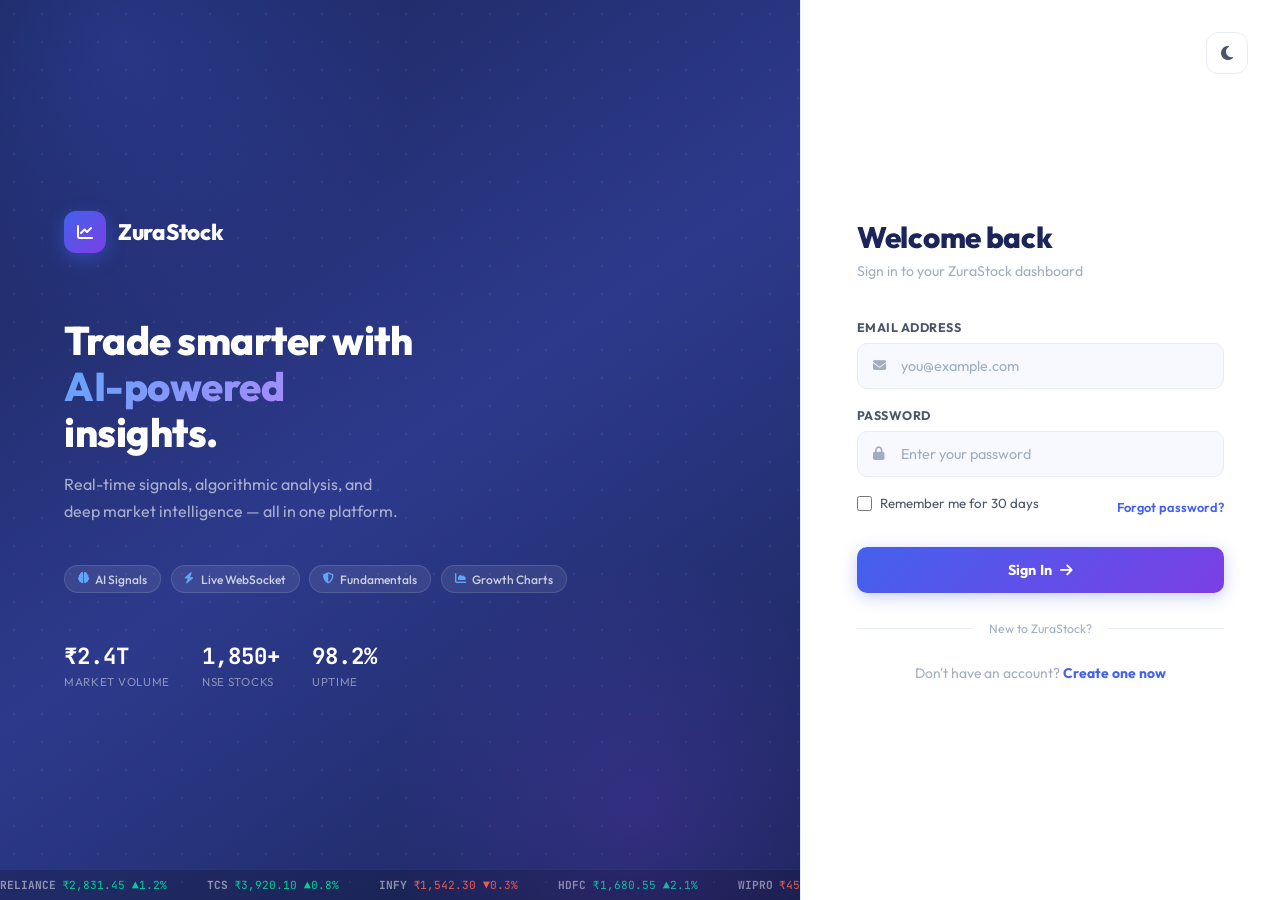
<file: login.html>
<!DOCTYPE html>
<html lang="en">

<head>
  <meta charset="UTF-8">
  <meta name="viewport" content="width=device-width, initial-scale=1.0">
  <title>Login — ZuraStock</title>
  <link
    href="https://fonts.googleapis.com/css2?family=Outfit:wght@300;400;500;600;700;800&family=JetBrains+Mono:wght@400;500;700&display=swap"
    rel="stylesheet">
  <link rel="stylesheet" href="https://cdnjs.cloudflare.com/ajax/libs/font-awesome/6.4.0/css/all.min.css">
  <style>
    *,
    *::before,
    *::after {
      box-sizing: border-box;
      margin: 0;
      padding: 0;
    }

    :root {
      --bg: #f0f2f8;
      --surface: #ffffff;
      --surface-2: #f8f9fe;
      --border: #e8ecf4;
      --accent: #4361ee;
      --accent-2: #7B3FE4;
      --accent-dim: rgba(67, 97, 238, 0.1);
      --text: #1b2559;
      --text-2: #4a5568;
      --muted: #a0aec0;
      --green: #05cd99;
      --red: #ee5d50;
    }

    :root.dark-theme {
      --bg: #0b1130;
      --surface: #111c44;
      --surface-2: #1b254b;
      --border: #1b2559;
      --text: #ffffff;
      --text-2: #a0aec0;
      --muted: #718096;
      --accent-dim: rgba(67, 97, 238, 0.2);
    }

    body {
      font-family: 'Outfit', sans-serif;
      background: var(--bg);
      color: var(--text);
      min-height: 100vh;
      display: flex;
    }

    /* ─── LEFT PANEL ─── */
    .left-panel {
      flex: 1;
      background: linear-gradient(145deg, #1b2559 0%, #2d3a8c 50%, #1b2559 100%);
      display: flex;
      flex-direction: column;
      justify-content: center;
      padding: 4rem;
      position: relative;
      overflow: hidden;
    }

    .left-panel::before {
      content: '';
      position: absolute;
      top: -30%;
      left: -20%;
      width: 70%;
      height: 70%;
      background: radial-gradient(circle, rgba(67, 97, 238, 0.25) 0%, transparent 70%);
      pointer-events: none;
    }

    .left-panel::after {
      content: '';
      position: absolute;
      bottom: -20%;
      right: -10%;
      width: 60%;
      height: 60%;
      background: radial-gradient(circle, rgba(123, 63, 228, 0.2) 0%, transparent 70%);
      pointer-events: none;
    }

    /* Decorative grid dots */
    .grid-deco {
      position: absolute;
      inset: 0;
      background-image: radial-gradient(circle, rgba(255, 255, 255, 0.06) 1px, transparent 1px);
      background-size: 28px 28px;
      pointer-events: none;
    }

    .brand {
      display: flex;
      align-items: center;
      gap: 0.75rem;
      margin-bottom: 4rem;
      position: relative;
      z-index: 1;
    }

    .brand-icon {
      width: 42px;
      height: 42px;
      border-radius: 12px;
      background: linear-gradient(135deg, var(--accent), var(--accent-2));
      display: flex;
      align-items: center;
      justify-content: center;
      color: #fff;
      font-size: 1rem;
      box-shadow: 0 6px 18px rgba(67, 97, 238, 0.45);
    }

    .brand-name {
      font-size: 1.4rem;
      font-weight: 800;
      color: #fff;
      letter-spacing: -0.3px;
    }

    .hero-text {
      position: relative;
      z-index: 1;
    }

    .hero-text h2 {
      font-size: 2.5rem;
      font-weight: 800;
      line-height: 1.15;
      letter-spacing: -0.5px;
      color: #fff;
      margin-bottom: 1rem;
    }

    .hero-text h2 span {
      background: linear-gradient(135deg, #60a5fa, #a78bfa);
      -webkit-background-clip: text;
      -webkit-text-fill-color: transparent;
      background-clip: text;
    }

    .hero-text p {
      color: rgba(255, 255, 255, 0.6);
      font-size: 1rem;
      line-height: 1.7;
      max-width: 340px;
    }

    .stat-row {
      display: flex;
      gap: 2rem;
      margin-top: 3rem;
      position: relative;
      z-index: 1;
    }

    .stat {
      display: flex;
      flex-direction: column;
      gap: 0.2rem;
    }

    .stat-val {
      font-family: 'JetBrains Mono', monospace;
      font-size: 1.4rem;
      font-weight: 700;
      color: #fff;
    }

    .stat-label {
      font-size: 0.72rem;
      color: rgba(255, 255, 255, 0.45);
      text-transform: uppercase;
      letter-spacing: 0.06em;
    }

    /* Feature tags */
    .feature-tags {
      display: flex;
      flex-wrap: wrap;
      gap: 0.6rem;
      margin-top: 2.5rem;
      position: relative;
      z-index: 1;
    }

    .feature-tag {
      display: flex;
      align-items: center;
      gap: 0.4rem;
      padding: 0.35rem 0.8rem;
      background: rgba(255, 255, 255, 0.08);
      border: 1px solid rgba(255, 255, 255, 0.12);
      border-radius: 20px;
      font-size: 0.75rem;
      color: rgba(255, 255, 255, 0.75);
      font-weight: 500;
    }

    .feature-tag i {
      color: #60a5fa;
      font-size: 0.7rem;
    }

    /* Ticker */
    .ticker-strip {
      position: absolute;
      bottom: 0;
      left: 0;
      right: 0;
      background: rgba(0, 0, 0, 0.2);
      border-top: 1px solid rgba(255, 255, 255, 0.06);
      padding: 0.5rem 0;
      overflow: hidden;
    }

    .ticker-inner {
      display: flex;
      gap: 2.5rem;
      animation: scroll-ticker 20s linear infinite;
      white-space: nowrap;
    }

    @keyframes scroll-ticker {
      0% {
        transform: translateX(0)
      }

      100% {
        transform: translateX(-50%)
      }
    }

    .tick-item {
      display: flex;
      align-items: center;
      gap: 0.4rem;
      font-family: 'JetBrains Mono', monospace;
      font-size: 0.7rem;
    }

    .tick-sym {
      color: rgba(255, 255, 255, 0.5);
      font-weight: 700;
    }

    .tick-up {
      color: var(--green);
    }

    .tick-dn {
      color: var(--red);
    }

    /* ─── RIGHT PANEL ─── */
    .right-panel {
      width: 480px;
      min-height: 100vh;
      background: var(--surface);
      border-left: 1px solid var(--border);
      display: flex;
      flex-direction: column;
      justify-content: center;
      padding: 3.5rem;
      box-shadow: -8px 0 32px rgba(27, 37, 89, 0.06);
    }

    .form-header {
      margin-bottom: 2.5rem;
    }

    .form-header h1 {
      font-size: 1.85rem;
      font-weight: 800;
      color: var(--text);
      letter-spacing: -0.3px;
      margin-bottom: 0.4rem;
    }

    .form-header p {
      color: var(--muted);
      font-size: 0.88rem;
    }

    .form-group {
      margin-bottom: 1.15rem;
    }

    label {
      display: block;
      font-size: 0.78rem;
      font-weight: 700;
      color: var(--text-2);
      margin-bottom: 0.5rem;
      text-transform: uppercase;
      letter-spacing: 0.04em;
    }

    .input-wrap {
      position: relative;
    }

    .input-wrap i {
      position: absolute;
      left: 1rem;
      top: 50%;
      transform: translateY(-50%);
      color: var(--muted);
      font-size: 0.82rem;
      transition: color 0.2s;
      pointer-events: none;
    }

    input[type="email"],
    input[type="password"],
    input[type="text"] {
      width: 100%;
      padding: 0.82rem 1rem 0.82rem 2.7rem;
      background: var(--surface-2);
      border: 1.5px solid var(--border);
      border-radius: 10px;
      color: var(--text);
      font-family: 'Outfit', sans-serif;
      font-size: 0.9rem;
      transition: all 0.2s;
      outline: none;
    }

    input:focus {
      border-color: var(--accent);
      background: #fff;
      box-shadow: 0 0 0 3px rgba(67, 97, 238, 0.1);
    }

    .input-wrap:focus-within i {
      color: var(--accent);
    }

    input::placeholder {
      color: var(--muted);
    }

    .remember-row {
      display: flex;
      align-items: center;
      justify-content: space-between;
      margin-bottom: 1.75rem;
      margin-top: 0.3rem;
    }

    .remember-row label {
      display: flex;
      align-items: center;
      gap: 0.5rem;
      font-size: 0.83rem;
      color: var(--text-2);
      text-transform: none;
      letter-spacing: 0;
      cursor: pointer;
      font-weight: 400;
    }

    input[type="checkbox"] {
      width: 15px;
      height: 15px;
      accent-color: var(--accent);
      cursor: pointer;
    }

    .forgot {
      font-size: 0.8rem;
      color: var(--accent);
      text-decoration: none;
      font-weight: 600;
      transition: opacity 0.2s;
    }

    .forgot:hover {
      opacity: 0.7;
    }

    .btn-primary {
      width: 100%;
      padding: 0.88rem;
      background: linear-gradient(135deg, var(--accent), var(--accent-2));
      color: #fff;
      border: none;
      border-radius: 10px;
      font-family: 'Outfit', sans-serif;
      font-size: 0.9rem;
      font-weight: 700;
      cursor: pointer;
      transition: all 0.25s;
      display: flex;
      align-items: center;
      justify-content: center;
      gap: 0.5rem;
      letter-spacing: 0.01em;
      box-shadow: 0 4px 16px rgba(67, 97, 238, 0.3);
    }

    .btn-primary:hover {
      transform: translateY(-1px);
      box-shadow: 0 8px 24px rgba(67, 97, 238, 0.4);
      filter: brightness(1.05);
    }

    .btn-primary:active {
      transform: translateY(0);
    }

    .divider {
      display: flex;
      align-items: center;
      gap: 1rem;
      margin: 1.75rem 0;
    }

    .divider::before,
    .divider::after {
      content: '';
      flex: 1;
      height: 1px;
      background: var(--border);
    }

    .divider span {
      font-size: 0.76rem;
      color: var(--muted);
      white-space: nowrap;
    }

    .footer-link {
      text-align: center;
      font-size: 0.87rem;
      color: var(--muted);
    }

    .footer-link a {
      color: var(--accent);
      font-weight: 700;
      text-decoration: none;
    }

    .footer-link a:hover {
      text-decoration: underline;
    }

    @media (max-width: 900px) {
      .left-panel {
        display: none;
      }

      .right-panel {
        width: 100%;
        padding: 2rem 1.5rem;
      }
    }

    /* ─── PREMIUM LOADING OVERLAY ─── */
    .loading-overlay {
      position: fixed;
      inset: 0;
      background: var(--bg);
      display: none;
      flex-direction: column;
      align-items: center;
      justify-content: center;
      z-index: 9999;
      gap: 1.5rem;
      transition: opacity 0.4s ease, visibility 0.4s ease;
    }

    .loading-overlay.active {
      display: flex;
      animation: loginFadeIn 0.3s forwards;
    }

    .loading-spinner-wrap {
      position: relative;
      width: 80px;
      height: 80px;
    }

    .spinner-outer {
      position: absolute;
      inset: 0;
      border: 4px solid var(--accent-dim);
      border-top-color: var(--accent);
      border-radius: 50%;
      animation: spin 1s linear infinite;
    }

    .spinner-inner {
      position: absolute;
      inset: 15px;
      border: 4px solid var(--accent-dim);
      border-bottom-color: var(--accent-2);
      border-radius: 50%;
      animation: spin-reverse 1.5s linear infinite;
    }

    .loading-logo {
      position: absolute;
      inset: 22px;
      display: flex;
      align-items: center;
      justify-content: center;
      color: var(--accent);
      font-size: 1.2rem;
      animation: pulse 2s ease-in-out infinite;
    }

    .loading-text-wrap {
      text-align: center;
    }

    .loading-title {
      font-size: 1.1rem;
      font-weight: 800;
      color: var(--text);
      margin-bottom: 0.4rem;
      letter-spacing: -0.2px;
    }

    .loading-subtitle {
      font-size: 0.82rem;
      color: var(--muted);
      font-weight: 500;
    }

    @keyframes spin {
      to {
        transform: rotate(360deg);
      }
    }

    @keyframes spin-reverse {
      to {
        transform: rotate(-360deg);
      }
    }

    @keyframes loginFadeIn {
      from {
        opacity: 0;
      }

      to {
        opacity: 1;
      }
    }

    @keyframes pulse {

      0%,
      100% {
        opacity: 0.6;
        transform: scale(0.95);
      }

      50% {
        opacity: 1;
        transform: scale(1.05);
      }
    }

    .floating-theme-toggle {
      position: fixed;
      top: 2rem;
      right: 2rem;
      width: 42px;
      height: 42px;
      background: var(--surface);
      border: 1.5px solid var(--border);
      border-radius: 12px;
      display: flex;
      align-items: center;
      justify-content: center;
      color: var(--text-2);
      cursor: pointer;
      z-index: 1000;
      box-shadow: var(--shadow-sm);
      transition: all 0.2s;
    }

    .floating-theme-toggle:hover {
      border-color: var(--accent);
      color: var(--accent);
      transform: translateY(-2px);
    }
  </style>
</head>

<body>
  <!-- Floating Theme Toggle -->
  <div class="floating-theme-toggle" id="themeToggle">
    <i class="fas fa-moon"></i>
  </div>

  <!-- Loading Overlay -->
  <div id="globalLoader" class="loading-overlay">
    <div class="loading-spinner-wrap">
      <div class="spinner-outer"></div>
      <div class="spinner-inner"></div>
      <div class="loading-logo"><i class="fas fa-chart-line"></i></div>
    </div>
    <div class="loading-text-wrap">
      <div class="loading-title">ZuraStock</div>
      <div class="loading-subtitle">Securing your session...</div>
    </div>
  </div>

  <!-- LEFT PANEL -->
  <div class="left-panel">
    <div class="grid-deco"></div>

    <div class="brand">
      <div class="brand-icon"><i class="fas fa-chart-line"></i></div>
      <span class="brand-name">ZuraStock</span>
    </div>

    <div class="hero-text">
      <h2>Trade smarter with<br><span>AI-powered</span><br>insights.</h2>
      <p>Real-time signals, algorithmic analysis, and deep market intelligence — all in one platform.</p>
    </div>

    <div class="feature-tags">
      <div class="feature-tag"><i class="fas fa-brain"></i> AI Signals</div>
      <div class="feature-tag"><i class="fas fa-bolt"></i> Live WebSocket</div>
      <div class="feature-tag"><i class="fas fa-shield-halved"></i> Fundamentals</div>
      <div class="feature-tag"><i class="fas fa-chart-area"></i> Growth Charts</div>
    </div>

    <div class="stat-row">
      <div class="stat">
        <span class="stat-val">₹2.4T</span>
        <span class="stat-label">Market Volume</span>
      </div>
      <div class="stat">
        <span class="stat-val">1,850+</span>
        <span class="stat-label">NSE Stocks</span>
      </div>
      <div class="stat">
        <span class="stat-val">98.2%</span>
        <span class="stat-label">Uptime</span>
      </div>
    </div>

    <div class="ticker-strip">
      <div class="ticker-inner">
        <span class="tick-item"><span class="tick-sym">RELIANCE</span><span class="tick-up">₹2,831.45
            ▲1.2%</span></span>
        <span class="tick-item"><span class="tick-sym">TCS</span><span class="tick-up">₹3,920.10 ▲0.8%</span></span>
        <span class="tick-item"><span class="tick-sym">INFY</span><span class="tick-dn">₹1,542.30 ▼0.3%</span></span>
        <span class="tick-item"><span class="tick-sym">HDFC</span><span class="tick-up">₹1,680.55 ▲2.1%</span></span>
        <span class="tick-item"><span class="tick-sym">WIPRO</span><span class="tick-dn">₹456.80 ▼1.1%</span></span>
        <span class="tick-item"><span class="tick-sym">BAJFINANCE</span><span class="tick-up">₹6,810.00
            ▲0.5%</span></span>
        <span class="tick-item"><span class="tick-sym">RELIANCE</span><span class="tick-up">₹2,831.45
            ▲1.2%</span></span>
        <span class="tick-item"><span class="tick-sym">TCS</span><span class="tick-up">₹3,920.10 ▲0.8%</span></span>
        <span class="tick-item"><span class="tick-sym">INFY</span><span class="tick-dn">₹1,542.30 ▼0.3%</span></span>
        <span class="tick-item"><span class="tick-sym">HDFC</span><span class="tick-up">₹1,680.55 ▲2.1%</span></span>
        <span class="tick-item"><span class="tick-sym">WIPRO</span><span class="tick-dn">₹456.80 ▼1.1%</span></span>
        <span class="tick-item"><span class="tick-sym">BAJFINANCE</span><span class="tick-up">₹6,810.00
            ▲0.5%</span></span>
      </div>
    </div>
  </div>

  <!-- RIGHT PANEL -->
  <div class="right-panel">
    <div class="form-header">
      <h1>Welcome back </h1>
      <p>Sign in to your ZuraStock dashboard</p>
    </div>

    <form action="index.html" method="GET" onsubmit="event.preventDefault(); handleLogin();">
      <div class="form-group">
        <label for="email">Email Address</label>
        <div class="input-wrap">
          <input type="email" id="email" placeholder="you@example.com" required>
          <i class="fas fa-envelope"></i>
        </div>
      </div>

      <div class="form-group">
        <label for="password">Password</label>
        <div class="input-wrap">
          <input type="password" id="password" placeholder="Enter your password" required>
          <i class="fas fa-lock"></i>
        </div>
      </div>

      <div class="remember-row">
        <label>
          <input type="checkbox" id="remember">
          Remember me for 30 days
        </label>
        <a href="#" class="forgot">Forgot password?</a>
      </div>

      <button type="submit" class="btn-primary">
        Sign In <i class="fas fa-arrow-right"></i>
      </button>
    </form>

    <div class="divider"><span>New to ZuraStock?</span></div>

    <div class="footer-link">
      Don't have an account? <a href="register.html">Create one now</a>
    </div>
  </div>

  <script>
    function handleLogin() {
      const emailEl = document.getElementById('email');
      const pwdEl = document.getElementById('password');

      if (!emailEl.value || !pwdEl.value) {
        alert('Please enter your email and password.');
        return;
      }

      const email = emailEl.value;
      const pwd = pwdEl.value;
      let name = '';

      const users = JSON.parse(localStorage.getItem('registeredUsers') || '{}');

      if (users[email]) {
        if (users[email].password !== pwd) {
          alert('Incorrect password.');
          return;
        }
        name = users[email].name;
      } else {
        // Fallback for demo accounts
        name = email.split('@')[0];
        name = name.replace(/[^a-zA-Z0-9]/g, ' ').split(' ').map(w => w.charAt(0).toUpperCase() + w.slice(1)).join(' ');
      }

      localStorage.setItem('currentUser', JSON.stringify({ name, email }));

      showGlobalLoading('Syncing Profile', 'Taking you to your dashboard...');
      setTimeout(() => {
        window.location.href = 'index.html';
      }, 800);
    }
  </script>
  <script src="js/main.js"></script>
</body>

</html>
</file>
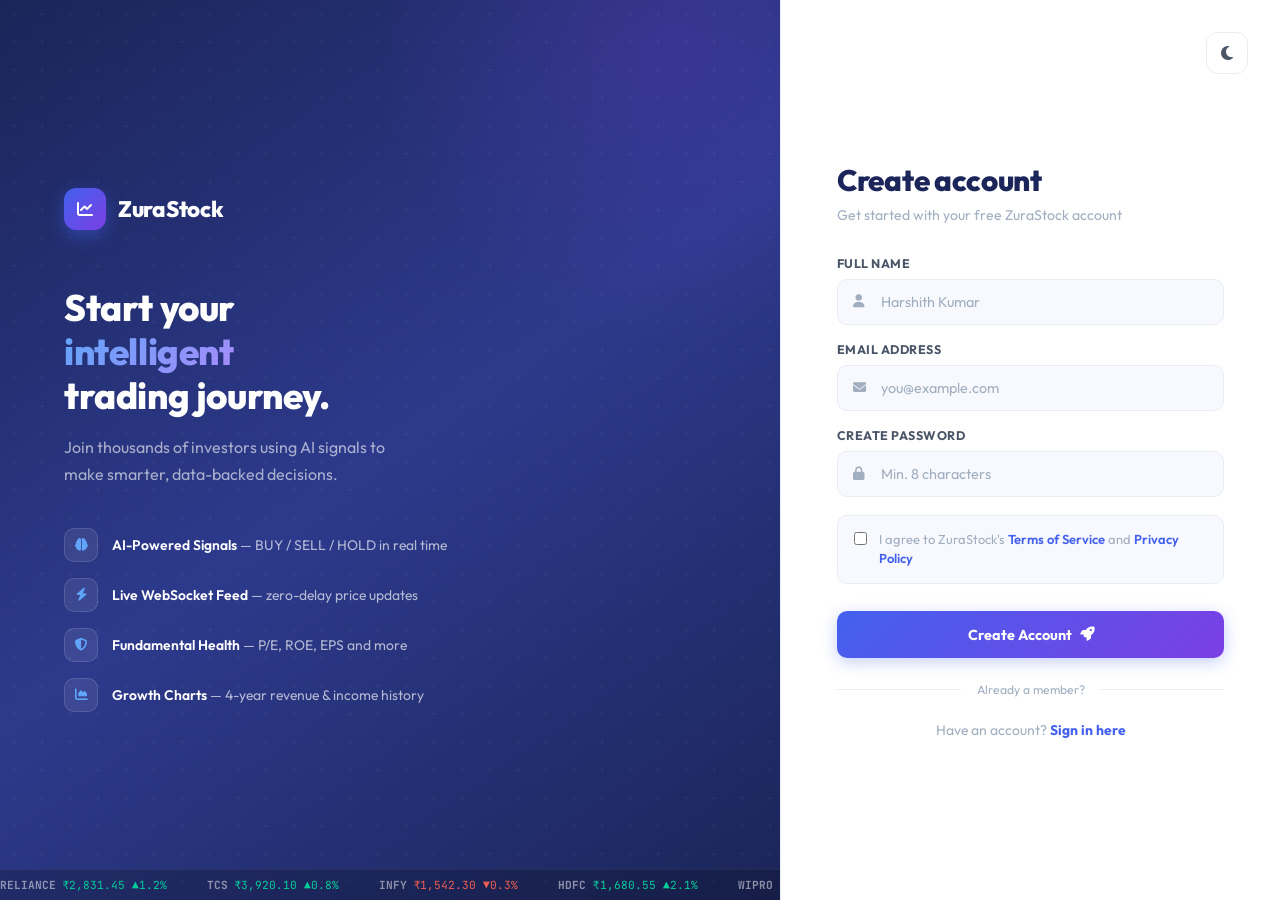
<file: register.html>
<!DOCTYPE html>
<html lang="en">

<head>
  <meta charset="UTF-8">
  <meta name="viewport" content="width=device-width, initial-scale=1.0">
  <title>Create Account — ZuraStock</title>
  <link
    href="https://fonts.googleapis.com/css2?family=Outfit:wght@300;400;500;600;700;800&family=JetBrains+Mono:wght@400;500;700&display=swap"
    rel="stylesheet">
  <link rel="stylesheet" href="https://cdnjs.cloudflare.com/ajax/libs/font-awesome/6.4.0/css/all.min.css">
  <style>
    *,
    *::before,
    *::after {
      box-sizing: border-box;
      margin: 0;
      padding: 0;
    }

    :root {
      --bg: #f0f2f8;
      --surface: #ffffff;
      --surface-2: #f8f9fe;
      --border: #e8ecf4;
      --accent: #4361ee;
      --accent-2: #7B3FE4;
      --accent-dim: rgba(67, 97, 238, 0.1);
      --text: #1b2559;
      --text-2: #4a5568;
      --muted: #a0aec0;
      --green: #05cd99;
      --red: #ee5d50;
    }

    :root.dark-theme {
      --bg: #0b1130;
      --surface: #111c44;
      --surface-2: #1b254b;
      --border: #1b2559;
      --text: #ffffff;
      --text-2: #a0aec0;
      --muted: #718096;
      --accent-dim: rgba(67, 97, 238, 0.2);
    }

    body {
      font-family: 'Outfit', sans-serif;
      background: var(--bg);
      color: var(--text);
      min-height: 100vh;
      display: flex;
    }

    /* ─── LEFT PANEL ─── */
    .left-panel {
      flex: 1;
      background: linear-gradient(145deg, #1b2559 0%, #2d3a8c 50%, #1b2559 100%);
      display: flex;
      flex-direction: column;
      justify-content: center;
      padding: 4rem;
      position: relative;
      overflow: hidden;
    }

    .left-panel::before {
      content: '';
      position: absolute;
      top: -30%;
      right: -20%;
      width: 70%;
      height: 70%;
      background: radial-gradient(circle, rgba(123, 63, 228, 0.2) 0%, transparent 70%);
      pointer-events: none;
    }

    .grid-deco {
      position: absolute;
      inset: 0;
      background-image: radial-gradient(circle, rgba(255, 255, 255, 0.06) 1px, transparent 1px);
      background-size: 28px 28px;
      pointer-events: none;
    }

    .brand {
      display: flex;
      align-items: center;
      gap: 0.75rem;
      margin-bottom: 3.5rem;
      position: relative;
      z-index: 1;
    }

    .brand-icon {
      width: 42px;
      height: 42px;
      border-radius: 12px;
      background: linear-gradient(135deg, var(--accent), var(--accent-2));
      display: flex;
      align-items: center;
      justify-content: center;
      color: #fff;
      font-size: 1rem;
      box-shadow: 0 6px 18px rgba(67, 97, 238, 0.45);
    }

    .brand-name {
      font-size: 1.4rem;
      font-weight: 800;
      color: #fff;
      letter-spacing: -0.3px;
    }

    .hero-text {
      position: relative;
      z-index: 1;
    }

    .hero-text h2 {
      font-size: 2.3rem;
      font-weight: 800;
      line-height: 1.2;
      letter-spacing: -0.4px;
      color: #fff;
      margin-bottom: 1rem;
    }

    .hero-text h2 span {
      background: linear-gradient(135deg, #60a5fa, #a78bfa);
      -webkit-background-clip: text;
      -webkit-text-fill-color: transparent;
      background-clip: text;
    }

    .hero-text p {
      color: rgba(255, 255, 255, 0.6);
      font-size: 1rem;
      line-height: 1.7;
      max-width: 340px;
    }

    .feature-list {
      margin-top: 2.5rem;
      display: flex;
      flex-direction: column;
      gap: 1rem;
      position: relative;
      z-index: 1;
    }

    .feature-item {
      display: flex;
      align-items: center;
      gap: 0.85rem;
    }

    .feature-icon {
      width: 34px;
      height: 34px;
      border-radius: 10px;
      background: rgba(255, 255, 255, 0.08);
      border: 1px solid rgba(255, 255, 255, 0.12);
      display: flex;
      align-items: center;
      justify-content: center;
      color: #60a5fa;
      font-size: 0.8rem;
      flex-shrink: 0;
    }

    .feature-text {
      font-size: 0.87rem;
      color: rgba(255, 255, 255, 0.65);
    }

    .feature-text strong {
      color: #fff;
      font-weight: 600;
    }

    .ticker-strip {
      position: absolute;
      bottom: 0;
      left: 0;
      right: 0;
      background: rgba(0, 0, 0, 0.2);
      border-top: 1px solid rgba(255, 255, 255, 0.06);
      padding: 0.5rem 0;
      overflow: hidden;
    }

    .ticker-inner {
      display: flex;
      gap: 2.5rem;
      animation: scroll-ticker 20s linear infinite;
      white-space: nowrap;
    }

    @keyframes scroll-ticker {
      0% {
        transform: translateX(0)
      }

      100% {
        transform: translateX(-50%)
      }
    }

    .tick-item {
      display: flex;
      align-items: center;
      gap: 0.4rem;
      font-family: 'JetBrains Mono', monospace;
      font-size: 0.7rem;
    }

    .tick-sym {
      color: rgba(255, 255, 255, 0.5);
      font-weight: 700;
    }

    .tick-up {
      color: var(--green);
    }

    .tick-dn {
      color: var(--red);
    }

    /* ─── RIGHT PANEL ─── */
    .right-panel {
      width: 500px;
      min-height: 100vh;
      background: var(--surface);
      border-left: 1px solid var(--border);
      display: flex;
      flex-direction: column;
      justify-content: center;
      padding: 3.5rem;
      overflow-y: auto;
      box-shadow: -8px 0 32px rgba(27, 37, 89, 0.06);
    }

    .form-header {
      margin-bottom: 2rem;
    }

    .form-header h1 {
      font-size: 1.85rem;
      font-weight: 800;
      color: var(--text);
      letter-spacing: -0.3px;
      margin-bottom: 0.4rem;
    }

    .form-header p {
      color: var(--muted);
      font-size: 0.88rem;
    }

    .form-group {
      margin-bottom: 1.05rem;
    }

    label {
      display: block;
      font-size: 0.78rem;
      font-weight: 700;
      color: var(--text-2);
      margin-bottom: 0.5rem;
      text-transform: uppercase;
      letter-spacing: 0.04em;
    }

    .input-wrap {
      position: relative;
    }

    .input-wrap i {
      position: absolute;
      left: 1rem;
      top: 50%;
      transform: translateY(-50%);
      color: var(--muted);
      font-size: 0.82rem;
      transition: color 0.2s;
      pointer-events: none;
    }

    input[type="email"],
    input[type="password"],
    input[type="text"] {
      width: 100%;
      padding: 0.82rem 1rem 0.82rem 2.7rem;
      background: var(--surface-2);
      border: 1.5px solid var(--border);
      border-radius: 10px;
      color: var(--text);
      font-family: 'Outfit', sans-serif;
      font-size: 0.9rem;
      transition: all 0.2s;
      outline: none;
    }

    input:focus {
      border-color: var(--accent);
      background: #fff;
      box-shadow: 0 0 0 3px rgba(67, 97, 238, 0.1);
    }

    .input-wrap:focus-within i {
      color: var(--accent);
    }

    input::placeholder {
      color: var(--muted);
    }

    .terms {
      display: flex;
      align-items: flex-start;
      gap: 0.75rem;
      margin: 1.1rem 0 1.7rem;
      padding: 0.9rem 1rem;
      background: var(--surface-2);
      border: 1.5px solid var(--border);
      border-radius: 10px;
    }

    .terms input[type="checkbox"] {
      margin-top: 2px;
      accent-color: var(--accent);
      cursor: pointer;
      flex-shrink: 0;
    }

    .terms span {
      font-size: 0.81rem;
      color: var(--muted);
      line-height: 1.5;
    }

    .terms a {
      color: var(--accent);
      text-decoration: none;
      font-weight: 600;
    }

    .terms a:hover {
      text-decoration: underline;
    }

    .btn-primary {
      width: 100%;
      padding: 0.88rem;
      background: linear-gradient(135deg, var(--accent), var(--accent-2));
      color: #fff;
      border: none;
      border-radius: 10px;
      font-family: 'Outfit', sans-serif;
      font-size: 0.9rem;
      font-weight: 700;
      cursor: pointer;
      transition: all 0.25s;
      display: flex;
      align-items: center;
      justify-content: center;
      gap: 0.5rem;
      box-shadow: 0 4px 16px rgba(67, 97, 238, 0.3);
    }

    .btn-primary:hover {
      transform: translateY(-1px);
      box-shadow: 0 8px 24px rgba(67, 97, 238, 0.4);
      filter: brightness(1.05);
    }

    .divider {
      display: flex;
      align-items: center;
      gap: 1rem;
      margin: 1.5rem 0;
    }

    .divider::before,
    .divider::after {
      content: '';
      flex: 1;
      height: 1px;
      background: var(--border);
    }

    .divider span {
      font-size: 0.76rem;
      color: var(--muted);
    }

    .footer-link {
      text-align: center;
      font-size: 0.87rem;
      color: var(--muted);
    }

    .footer-link a {
      color: var(--accent);
      font-weight: 700;
      text-decoration: none;
    }

    .footer-link a:hover {
      text-decoration: underline;
    }

    @media (max-width: 900px) {
      .left-panel {
        display: none;
      }

      .right-panel {
        width: 100%;
        padding: 2rem 1.5rem;
      }
    }

    /* ─── PREMIUM LOADING OVERLAY ─── */
    .loading-overlay {
      position: fixed;
      inset: 0;
      background: var(--bg);
      display: none;
      flex-direction: column;
      align-items: center;
      justify-content: center;
      z-index: 9999;
      gap: 1.5rem;
      transition: opacity 0.4s ease, visibility 0.4s ease;
    }

    .loading-overlay.active {
      display: flex;
      animation: regFadeIn 0.3s forwards;
    }

    .loading-spinner-wrap {
      position: relative;
      width: 80px;
      height: 80px;
    }

    .spinner-outer {
      position: absolute;
      inset: 0;
      border: 4px solid var(--accent-dim);
      border-top-color: var(--accent);
      border-radius: 50%;
      animation: spin 1s linear infinite;
    }

    .spinner-inner {
      position: absolute;
      inset: 15px;
      border: 4px solid var(--accent-dim);
      border-bottom-color: var(--accent-2);
      border-radius: 50%;
      animation: spin-reverse 1.5s linear infinite;
    }

    .loading-logo {
      position: absolute;
      inset: 22px;
      display: flex;
      align-items: center;
      justify-content: center;
      color: var(--accent);
      font-size: 1.2rem;
      animation: pulse 2s ease-in-out infinite;
    }

    .loading-text-wrap {
      text-align: center;
    }

    .loading-title {
      font-size: 1.1rem;
      font-weight: 800;
      color: var(--text);
      margin-bottom: 0.4rem;
      letter-spacing: -0.2px;
    }

    .loading-subtitle {
      font-size: 0.82rem;
      color: var(--muted);
      font-weight: 500;
    }

    @keyframes spin {
      to {
        transform: rotate(360deg);
      }
    }

    @keyframes spin-reverse {
      to {
        transform: rotate(-360deg);
      }
    }

    @keyframes regFadeIn {
      from {
        opacity: 0;
      }

      to {
        opacity: 1;
      }
    }

    @keyframes pulse {

      0%,
      100% {
        opacity: 0.6;
        transform: scale(0.95);
      }

      50% {
        opacity: 1;
        transform: scale(1.05);
      }
    }

    .floating-theme-toggle {
      position: fixed;
      top: 2rem;
      right: 2rem;
      width: 42px;
      height: 42px;
      background: var(--surface);
      border: 1.5px solid var(--border);
      border-radius: 12px;
      display: flex;
      align-items: center;
      justify-content: center;
      color: var(--text-2);
      cursor: pointer;
      z-index: 1000;
      box-shadow: var(--shadow-sm);
      transition: all 0.2s;
    }

    .floating-theme-toggle:hover {
      border-color: var(--accent);
      color: var(--accent);
      transform: translateY(-2px);
    }
  </style>
</head>

<body>
  <!-- Floating Theme Toggle -->
  <div class="floating-theme-toggle" id="themeToggle">
    <i class="fas fa-moon"></i>
  </div>

  <!-- Loading Overlay -->
  <div id="globalLoader" class="loading-overlay">
    <div class="loading-spinner-wrap">
      <div class="spinner-outer"></div>
      <div class="spinner-inner"></div>
      <div class="loading-logo"><i class="fas fa-chart-line"></i></div>
    </div>
    <div class="loading-text-wrap">
      <div class="loading-title">ZuraStock</div>
      <div class="loading-subtitle">Creating your investment profile...</div>
    </div>
  </div>

  <!-- LEFT PANEL -->
  <div class="left-panel">
    <div class="grid-deco"></div>

    <div class="brand">
      <div class="brand-icon"><i class="fas fa-chart-line"></i></div>
      <span class="brand-name">ZuraStock</span>
    </div>

    <div class="hero-text">
      <h2>Start your<br><span>intelligent</span><br>trading journey.</h2>
      <p>Join thousands of investors using AI signals to make smarter, data-backed decisions.</p>
    </div>

    <div class="feature-list">
      <div class="feature-item">
        <div class="feature-icon"><i class="fas fa-brain"></i></div>
        <div class="feature-text"><strong>AI-Powered Signals</strong> — BUY / SELL / HOLD in real time</div>
      </div>
      <div class="feature-item">
        <div class="feature-icon"><i class="fas fa-bolt"></i></div>
        <div class="feature-text"><strong>Live WebSocket Feed</strong> — zero-delay price updates</div>
      </div>
      <div class="feature-item">
        <div class="feature-icon"><i class="fas fa-shield-halved"></i></div>
        <div class="feature-text"><strong>Fundamental Health</strong> — P/E, ROE, EPS and more</div>
      </div>
      <div class="feature-item">
        <div class="feature-icon"><i class="fas fa-chart-area"></i></div>
        <div class="feature-text"><strong>Growth Charts</strong> — 4-year revenue & income history</div>
      </div>
    </div>

    <div class="ticker-strip">
      <div class="ticker-inner">
        <span class="tick-item"><span class="tick-sym">RELIANCE</span><span class="tick-up">₹2,831.45
            ▲1.2%</span></span>
        <span class="tick-item"><span class="tick-sym">TCS</span><span class="tick-up">₹3,920.10 ▲0.8%</span></span>
        <span class="tick-item"><span class="tick-sym">INFY</span><span class="tick-dn">₹1,542.30 ▼0.3%</span></span>
        <span class="tick-item"><span class="tick-sym">HDFC</span><span class="tick-up">₹1,680.55 ▲2.1%</span></span>
        <span class="tick-item"><span class="tick-sym">WIPRO</span><span class="tick-dn">₹456.80 ▼1.1%</span></span>
        <span class="tick-item"><span class="tick-sym">BAJFINANCE</span><span class="tick-up">₹6,810.00
            ▲0.5%</span></span>
        <span class="tick-item"><span class="tick-sym">RELIANCE</span><span class="tick-up">₹2,831.45
            ▲1.2%</span></span>
        <span class="tick-item"><span class="tick-sym">TCS</span><span class="tick-up">₹3,920.10 ▲0.8%</span></span>
        <span class="tick-item"><span class="tick-sym">INFY</span><span class="tick-dn">₹1,542.30 ▼0.3%</span></span>
        <span class="tick-item"><span class="tick-sym">HDFC</span><span class="tick-up">₹1,680.55 ▲2.1%</span></span>
        <span class="tick-item"><span class="tick-sym">WIPRO</span><span class="tick-dn">₹456.80 ▼1.1%</span></span>
        <span class="tick-item"><span class="tick-sym">BAJFINANCE</span><span class="tick-up">₹6,810.00
            ▲0.5%</span></span>
      </div>
    </div>
  </div>

  <!-- RIGHT PANEL -->
  <div class="right-panel">
    <div class="form-header">
      <h1>Create account </h1>
      <p>Get started with your free ZuraStock account</p>
    </div>

    <form action="index.html" method="GET" onsubmit="event.preventDefault(); handleRegister();">
      <div class="form-group">
        <label for="name">Full Name</label>
        <div class="input-wrap">
          <input type="text" id="name" placeholder="Harshith Kumar" required>
          <i class="fas fa-user"></i>
        </div>
      </div>

      <div class="form-group">
        <label for="email">Email Address</label>
        <div class="input-wrap">
          <input type="email" id="email" placeholder="you@example.com" required>
          <i class="fas fa-envelope"></i>
        </div>
      </div>

      <div class="form-group">
        <label for="password">Create Password</label>
        <div class="input-wrap">
          <input type="password" id="password" placeholder="Min. 8 characters" required>
          <i class="fas fa-lock"></i>
        </div>
      </div>

      <div class="terms">
        <input type="checkbox" id="terms" required>
        <span>I agree to ZuraStock's <a href="#">Terms of Service</a> and <a href="#">Privacy Policy</a></span>
      </div>

      <button type="submit" class="btn-primary">
        Create Account <i class="fas fa-rocket"></i>
      </button>
    </form>

    <div class="divider"><span>Already a member?</span></div>

    <div class="footer-link">
      Have an account? <a href="login.html">Sign in here</a>
    </div>
  </div>

  <script>
    function handleRegister() {
      const nameEl = document.getElementById('name');
      const emailEl = document.getElementById('email');
      const termsEl = document.getElementById('terms');
      const pwdEl = document.getElementById('password');

      if (!nameEl.value || !emailEl.value || !pwdEl.value || !termsEl.checked) {
        alert('Please fill out all fields and accept the terms.');
        return;
      }

      const name = nameEl.value;
      const email = emailEl.value;
      const pwd = pwdEl.value;

      // Store in fake database
      const users = JSON.parse(localStorage.getItem('registeredUsers') || '{}');
      users[email] = { name, email, password: pwd };
      localStorage.setItem('registeredUsers', JSON.stringify(users));

      localStorage.setItem('currentUser', JSON.stringify({ name, email }));

      showGlobalLoading('Setting up Account', 'Creating your personal workspace...');
      setTimeout(() => {
        window.location.href = 'index.html';
      }, 1000);
    }
  </script>
  <script src="js/main.js"></script>
</body>

</html>
</file>
